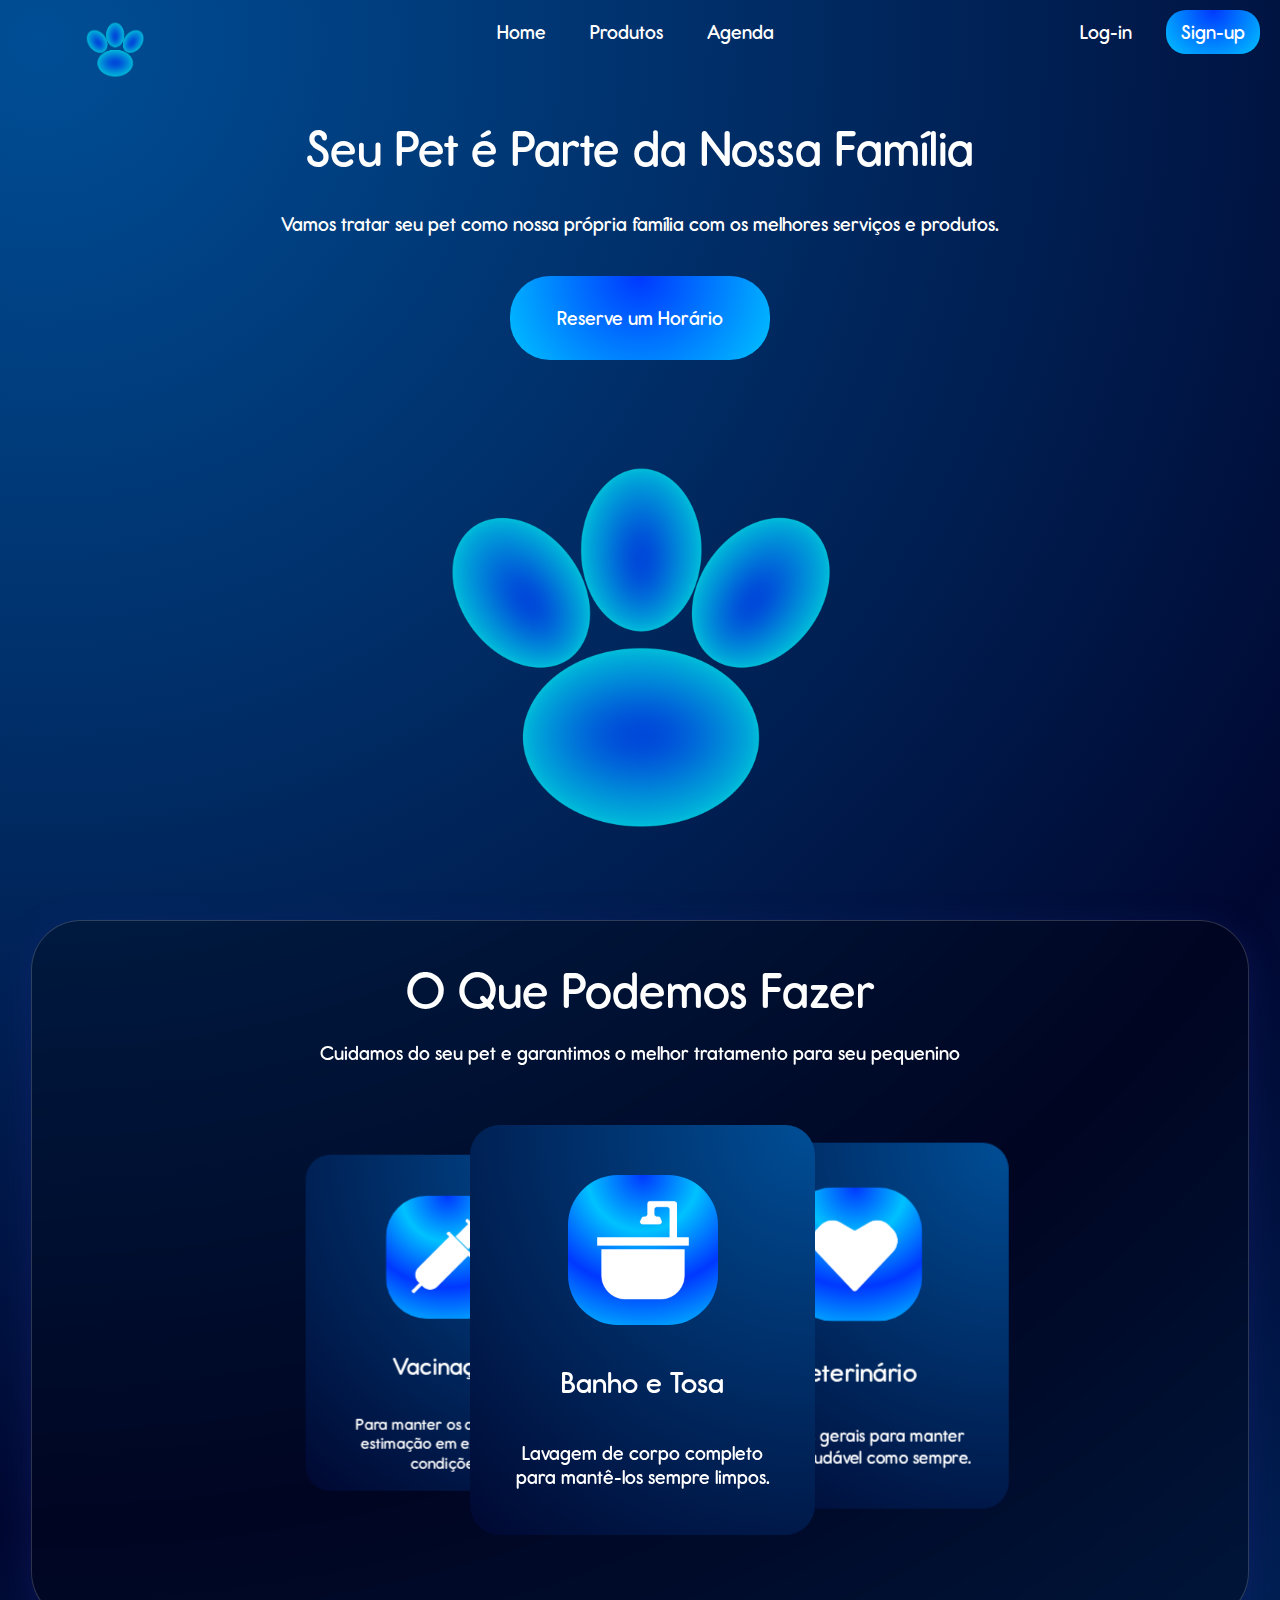
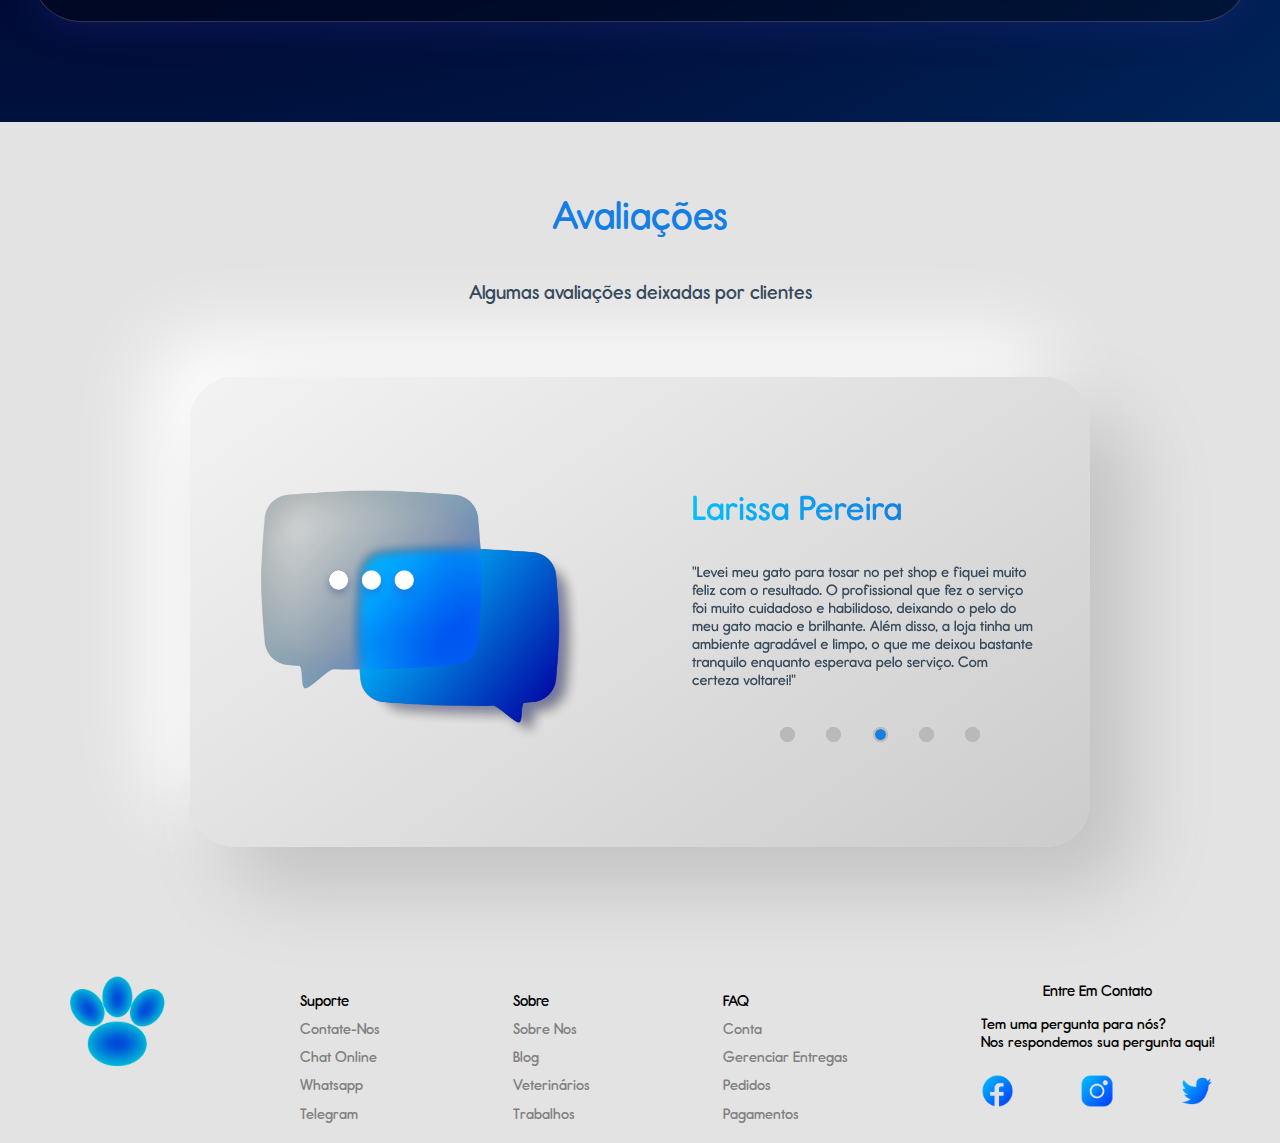
<file: mundo_pet/Main/index.html>
<!DOCTYPE html>
<html lang="en">
<head>
    <meta charset="UTF-8">
    <meta http-equiv="X-UA-Compatible" content="IE=edge">
    <meta name="viewport" content="width=device-width, initial-scale=1.0">
    <link rel="shortcut icon" href="Imagens/logo.ico" type="image/x-icon">
    <title>Mundo Pet</title>
    <link rel="stylesheet" href="style.css">
    <script src=""></script>
</head>
<body>
    <header>
        <div id="nav-left">
            <a href=""><img src="Imagens/logo.png" alt="logo"></a>
        </div>
        <div id="nav-middle">
            <a href="">Home</a>
            <a href="../Produtos/produtos.html">Produtos</a>
            <a href="">Agenda</a>
        </div>
        <div id="nav-right">
            <a href="">Log-in</a>
            <a href="">Sign-up</a>
        </div>
    </header>
    <main>
        <section id="first">
            <div>
                <h1>Seu Pet é Parte da Nossa Família</h1>
                <p>Vamos tratar seu pet como nossa própria família com os melhores serviços e produtos.</p>
                <a href="">Reserve um Horário</a>
            </div>
            <div>
                <img src="Imagens/logo.png" alt="">
            </div>
        </section>
        <section id="second">
            <h2>O Que Podemos Fazer</h2>
            <p>Cuidamos do seu pet e garantimos o melhor tratamento para seu pequenino</p>
            <div class="container">
                <input type="radio" name="slider" class="d-none" id="s1" checked>
                <input type="radio" name="slider" class="d-none" id="s2">
                <input type="radio" name="slider" class="d-none" id="s3">
                <input type="radio" name="slider" class="d-none" id="s4">
            
                <div class="cards">
                  <label for="s1" id="slide1">
                    <div class="card">
                      <div class="image">
                        <img src="Imagens/banheira.png" alt="">
                      </div>
                      <div class="infos">
                        <h3>Banho e Tosa</h3>
                        <p>Lavagem de corpo completo para mantê-los sempre limpos.</p>
                      </div>
                    </div>
                  </label>
            
                  <label for="s2" id="slide2">
                    <div class="card">
                      <div class="image">
                        <img src="Imagens/coracao.png" alt="">
                      </div>
                      <div class="infos">
                        <h3>Veterinário</h3>
                        <p>Cuidados gerais para manter seu pet saudável como sempre.</p>
                      </div>
                    </div>
                  </label>
            
                  <label for="s3" id="slide3">
                    <div class="card">
                      <div class="image">
                        <img src="Imagens/dente.png" alt="">
                      </div>
                      <div class="infos">
                        <h3>Limpeza Dentária</h3>
                        <p>Controle contínuo para o cuidado das gengivas.</p>
                      </div>
                    </div>
                  </label>
            
                  <label for="s4" id="slide4">
                    <div class="card">
                      <div class="image">
                        <img src="Imagens/seringa.png" alt="">
                      </div>
                      <div class="infos">
                        <h3>Vacinação</h3>
                        <p>Para manter os animais de estimação em excelentes condições.</p>
                      </div>
                    </div>
                  </label>
                </div>
              </div>
        </section>
        <section id="third">
          <h2>Avaliações</h2>
          <p>Algumas avaliações deixadas por clientes</p>
          <div id="avl">
            <div id="avl-img">
              <img src="Imagens/chat.png" alt="">
            </div>
            <div class="slider">
              <input name='slide' type="radio" id="radio1">
              <input name='slide' type="radio" id="radio2">
              <input name='slide' type="radio" id="radio3" checked>
              <input name='slide' type="radio" id="radio4">
              <input name="slide" type="radio" id="radio5">
              <div class="slider-content">
                  <div class="slider-item">
                      <img src="Imagens/avl-1.png" alt="">
                  </div>
                  <div class="slider-item">
                      <img src="Imagens/avl-2.png" alt="">
                  </div>
                  <div class="slider-item">
                      <img src="Imagens/avl-3.png" alt="">
                  </div>
                  <div class="slider-item">
                      <img src="Imagens/avl-4.png" alt="">
                  </div>
                  <div class="slider-item">
                      <img src="Imagens/avl-5.png" alt="">
                  </div>
              </div>
              <div class="navigation-auto">
                  <div class="auto-btn1"></div>
                  <div class="auto-btn2"></div>
                  <div class="auto-btn3"></div>
                  <div class="auto-btn4"></div>
                  <div class="auto-btn5"></div>
              </div>
              <div class="manual-navigation">
                  <label for="radio1" class="manual-btn"></label>
                  <label for="radio2" class="manual-btn"></label>
                  <label for="radio3" class="manual-btn"></label>
                  <label for="radio4" class="manual-btn"></label>
                  <label for="radio5" class="manual-btn"></label>
              </div>
            </div>
        </section>
    </main>
    <footer>
      <div>
        <img src="Imagens/logo.png" alt="logo.png" id="footLogo">
    </div>
    <div>
        <ul class="footUl">
            <li class="footMain">Suporte</li>
            <li><a href="" class="defautLi">Contate-Nos</a></li>
            <li><a href="" class="defautLi">Chat Online</a></li>
            <li><a href="" class="defautLi">Whatsapp</a></li>
            <li><a href="" class="defautLi">Telegram</a></li>
        </ul>
    </div>
    <div>
        <ul class="footUl">
            <li class="footMain">Sobre</li>
            <li><a href="" class="defautLi">Sobre Nos</a></li>
            <li><a href="" class="defautLi">Blog</a></li>
            <li><a href="" class="defautLi">Veterinários</a></li>
            <li><a href="" class="defautLi">Trabalhos</a></li>
        </ul>
    </div>
    <div>
        <ul class="footUl">
            <li class="footMain">FAQ</li>
            <li><a href="" class="defautLi">Conta</a></li>
            <li><a href="" class="defautLi">Gerenciar Entregas</a></li>
            <li><a href="" class="defautLi">Pedidos</a></li>
            <li><a href="" class="defautLi">Pagamentos</a></li>
        </ul>
    </div>
    <div>
        <h1 class="footMain">Entre Em Contato</h1>
        <p>Tem uma pergunta para nós?<br>Nos respondemos sua pergunta aqui!</p>
        <div id="footImg">
            <div>
                <a href=""><img src="Imagens/facebook.png" alt="Facebook" class="footImgGray"></a>
            </div>
            <div>
                <a href=""><img src="Imagens/instagram.png" alt="Instagram" id="footImgOrange"></a>
            </div>
            <div>
                <a href=""><img src="Imagens/twitter.png" alt="Twitter"class="footImgGray"></a>
            </div>
        </div>
    </div>
    </footer>
</body>
</html>
</file>
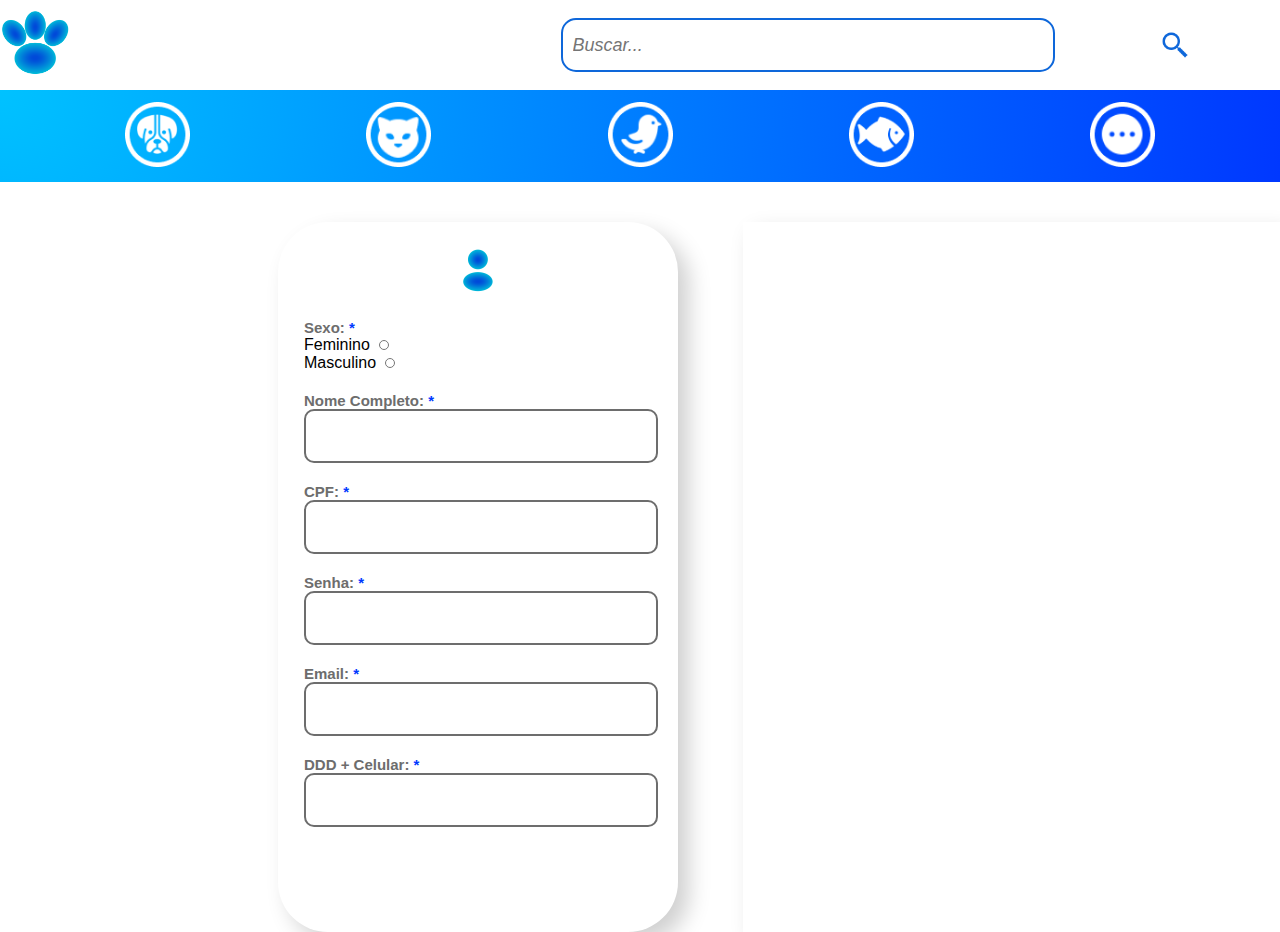
<file: mundo_pet/Login/client.html>
<!--
    <?php
    session_start();
    include_once('config.php');
    if((!isset($_SESSION['email']) == true) and (!isset($_SESSION['senha']) == true))
    {
        unset($_SESSION['email']);
        unset($_SESSION['senha']);
        header('Location: sing-in.php');
    }
    $logado = $_SESSION['email'];

    $sql = "SELECT * FROM tb_client ORDER BY id_cliente DESC";

    $result = $conexao->query($sql);

    $cliente_id = $_SESSION["email"];
    $cliente_nome = $_SESSION["cliente_nome"];
?>
-->
<!DOCTYPE html>
<html lang="en">
<head>
    <meta charset="UTF-8">
    <meta name="viewport" content="width=device-width, initial-scale=1.0">
    <title>Document</title>
    <link rel="stylesheet" href="client.css">
</head>
<body>
<header>
        <section id="top">
            <div id="Logo">
                <a href="../Main/index.html">
                    <img src="Imagens/logo.png" alt="Logo">
                </a>
            </div>
            <div id="Busca">
                <input type="text" id="txtBusca" placeholder="Buscar..."/>
                <button type="submit">
                    <img src="Imagens/search.png" id="btnBusca" alt="Buscar"/>
                </button>
            </div>
            <div id="Login">
                <a href="../Login/sing-up.html">
                    <img src="Imagens/profile.png" alt="profile">
                </a>
            </div>
        </section>
        <section id="bottom">
            <div id="bottom-box">
                <div class="dropdown">
                    <a href="" class="dropbtn">
                        <img src="Imagens/dog.png" alt="">
                    </a>
                    <div class="dropdown-content">
                        <a href="#">Ração</a>
                        <a href="#">Petiscos e Ossos</a>
                        <a href="#">Tapetes, Fraldas e Banheiros</a>
                        <a href="#">Farmácia</a>
                        <a href="#">Brinquedos</a>
                        <a href="#">Coleiras, Guias e Peitorais</a>
                        <a href="#">Beleza e Limpeza</a>
                        <a href="#">Camas e Cobertores</a>
                        <a href="#">Casas e Tocas</a>
                        <a href="#">Acessórios de Alimentação</a>
                        <a href="#">Acessórios de Transporte</a>
                        <a href="#">Roupas</a>
                    </div>
                </div>
                <div class="dropdown">
                    <a href="" class="dropbtn">
                        <img src="Imagens/cat.png" alt="">
                    </a>
                    <div class="dropdown-content">
                      <a href="#">Ração</a>
                      <a href="#">Petiscos</a>
                      <a href="#">Areias e Banheiros</a>
                      <a href="#">Farmácia</a>
                      <a href="#">Arranhadores e Brinquedos</a>
                      <a href="#">Beleza e Limpeza</a>
                      <a href="#">Coleiras e Peitorais</a>
                      <a href="#">Acessórios de Alimentação</a>
                      <a href="#">Acessórios de Transporte</a>
                      <a href="#">Camas, Almofadas e Tocas</a>
                      <a href="#">Roupas</a>
                    </div>
                </div>
                <div class="dropdown">
                    <a href="" class="dropbtn">
                        <img src="Imagens/bird.png" alt="">
                    </a>
                    <div class="dropdown-content">
                        <a href="#">Alimentação</a>
                        <a href="#">Gaiolas e Viveiros</a>
                        <a href="#">Brinquedos e Poleiros</a>
                        <a href="#">Acessórios</a>
                        <a href="#">Farmácia</a>
                    </div>
                </div>
                <div class="dropdown">
                    <a href="" class="dropbtn">
                        <img src="Imagens/fish.png" alt="">
                    </a>
                    <div class="dropdown-content">
                      <a href="#">Alimentação</a>
                      <a href="#">Equipamentos e Acessórios</a>
                      <a href="#">Aquários e Beteiras</a>
                      <a href="#">Tratamento de Água</a>
                      <a href="#">Decoração</a>
                      <a href="#">Farmácia</a>
                    </div>
                </div>
                <div class="dropdown">
                    <a href="" class="dropbtn">
                        <img src="Imagens/other.png" alt="">
                    </a>
                    <div class="dropdown-content">
                      <a href="#">Coelhos</a>
                      <a href="#">Hamster</a>
                      <a href="#">Porquinho da Índia</a>
                      <a href="#">Chinchilas</a>
                      <a href="#">Furão</a>
                      <a href="#">Tartarugas</a>
                      <a href="#">Lagartos</a>
                    </div>
                </div>
            </div>
        </section>
    </header>
    <main>
        <section id="client">
            <div>
                <img src="Imagens/profile.png" alt="">
                </h1>
            </div>
            <div>
                <form action="" method="get">
                    <h2>Sexo: <span>*</span></h2>
                    <label for="sexo1">Feminino
                        <input id="sexo1" type="radio" name="feminino" value="feminino"/>
                    </label>

                    <label for="sexo2">Masculino
                        <input type="radio" id="sexo2" name="masculino" value="masculino" />
                    </label>

                    <h2>Nome Completo: <span>*</span></h2>
                    <input type="text" name="" id="">
                    </input>

                    <h2>CPF: <span>*</span></h2>
                    <input type="text" name="" id="">

                    <h2>Senha: <span>*</span></h2>
                    <input type="text" name="" id="">

                    <h2>Email: <span>*</span></h2>
                    <input type="text" name="" id="">
                    
                    <h2>DDD + Celular: <span>*</span></h2>
                    <input type="text" name="" id="">
                </form>
            </div>
        </section>
        <section id="function">
            
        </section>
    </main>
</body>
</html>
</file>
<file: mundo_pet/Main/style.css>
@font-face {
    font-family: 'Report';
    src: url(Fontes/report-semi-bold-maisfontes.ded2/report-semi-bold.otf);
}

* {
    font-family: 'Report';
}

body::-webkit-scrollbar{
    display: none;
}

body{
    background: radial-gradient(circle at 40px 40px, #004E96, #000831, #004E96);
    padding: 0;
    margin: 0;
}

header{
    display: flex;
    justify-content: space-between;
    padding: 0 20px;
    margin: 0;
    margin-top: 20px;
}

header img{
    width:60px;
    margin: 0 45px;
}

header a{
    font-size: 20px;
    color: white;
    text-decoration: none;
    padding: 0 20px;
    text-align: center;
    vertical-align: middle;
}

header a:hover{
    color: #00C2FF;
}

#nav-right a:last-child{
    padding: 10px 15px;
    margin-left: 10px;
    border-radius: 20px;
    text-decoration: none;
    color: white;
    background: radial-gradient(circle at top, #0038FF, #00C2FF);
}

#nav-right a:last-child:hover{
    background: none;
    border: 2px solid #00C2FF;
}

h1, h2, h3{
    text-align: center;
    color: white;
}

h1{
    font-size: 50px;
}

#first div{
    display: flex;
    flex-direction: column;
}

#first a{
    width: 200px;
    margin: auto;
    padding: 30px;
    margin-top: 40px;
    font-size: 20px;
    border-radius: 40px;
    text-align: center;
    text-decoration: none;
    color: white;
    background: radial-gradient(circle at top, #0038FF, #00C2FF);
}

#first a:hover{
    background: none;
    border: 2px solid #00C2FF;
}

#first img{
    display: flex;
    margin: auto;
    margin-top: 40px;
    width: 400px;
    padding: 50px;
    background-size: 100%;
}

#first p{
    color: white;
    margin: auto;
    font-size: 20px;
    text-align: center;
}

#second{
    margin: auto;
    margin-top: 20px;
    width: 95%;
    height: 700px;
    background: rgba( 0, 0, 0, 0.3 );
    box-shadow: 0 8px 32px 0 rgba( 31, 38, 135, 0.37 );
    backdrop-filter: blur( 6px );
    -webkit-backdrop-filter: blur( 6px );
    border-radius: 10px;
    border: 1px solid rgba( 255, 255, 255, 0.18 );
    border: 1px solid rgba( 255, 255, 255, 0.18 );
    box-shadow: 0 8px 32px 0 rgba( 31, 38, 135, 0.37 );
    border-radius: 50px;
}

#second li{
    display: block;
    list-style-type: none;
    height: 400px;
}

#second li:nth-child(odd){
    clear: both;
    float: left;
    width: 50%;
}

#second h2, #second h3, #second p{
    color: white;
    margin: auto;
    text-align: center;
}

#second h2{
    width: 500px;
    font-size: 50px;
    padding: 40px 0 0 0;
}

#second h3{
    font-size: 30px;
    padding: 20px 0;
}

#second p{
    font-size: 20px;
    padding: 20px 0 0 0;
}

#second img{
    width: 100px;
    height: 100px;
    background: radial-gradient(circle at top, #0038FF, #00C2FF, #0038FF, #00C2FF);
    padding: 25px;
    margin: auto;
    border-radius: 50px;
}

input {

    display: none;
}

.container {
    padding: 60px 0 0 0;
    width: 100%;
    height: 350px;
    margin: auto;
    display: flex;
    transform-style: preserve-3d;
    justify-content: center;
    align-items: center;
    flex-direction: column;
}

.cards {
    position: relative;
    height: 500px;
    width: 340px;
    margin-bottom: 20px;
    perspective: 1000px;
    transform-style: preserve-3d;
}

.cards label {
    position: absolute;
    left: 0;
    right: 0;
    margin: auto;
    cursor: pointer;
    transition: transform 0.55s ease;
}

.cards .card{
    position: relative;
    height: 350px;
    width: 275px;
    background: radial-gradient(circle at top right, #004E96, #000831);
    border-radius: 30px;
    padding: 30px 35px;
}

.card .image{
    display: flex;
    justify-content: space-between;
    padding: 20px;
}

.dots div{
    width: 10px;
    height: 10px;
    border-radius: 50%;
    margin-bottom: 10px;
}

.dots div:nth-child(1){
    background-color: var(--current-color1);
}

#s1:checked~.cards #slide4,
#s3:checked~.cards #slide1,
#s4:checked~.cards #slide2,
#s5:checked~.cards #slide3 {
    transform: translate3d(-70%, 0, -220px);
    --current-color1: #404457;
}

#s2:checked~.cards #slide1,
#s3:checked~.cards #slide2,
#s4:checked~.cards #slide3,
#s5:checked~.cards #slide4 {
    transform: translate3d(-70%, 0, -120px);
    --current-color1: #404457;
}

#s1:checked~.cards #slide1,
#s2:checked~.cards #slide2,
#s3:checked~.cards #slide3,
#s4:checked~.cards #slide4 {
    transform: translate3d(0, 0, 0);
    --current-color1: #ECEAED;
}

#s1:checked~.cards #slide2,
#s2:checked~.cards #slide3,
#s3:checked~.cards #slide4,
#s5:checked~.cards #slide1 {
    transform: translate3d(70%, 0, -120px);
    --current-color1: #404457;
}

#s1:checked~.cards #slide3,
#s2:checked~.cards #slide4,
#s4:checked~.cards #slide1,
#s5:checked~.cards #slide2 {
    transform: translate3d(70%, 0, -220px);
    --current-color1: #404457;
}

#third{
    margin-top: 100px;
    width: 100%;
    height: 850px;
    background: #E3E3E3;
}

#third h2, #third p{
    margin: auto;
    text-align: center;
}

#third h2{
    padding-top: 70px;
    width: 177px;
    height: 48px;
    font-family: 'Report';
    font-style: normal;
    font-weight: 600;
    font-size: 40px;
    line-height: 48px;
    color: #157EE4;
}

#third p{
    padding-top: 40px;
    font-size: 20px;
    color: #364A5B;
}

#avl{
    display: flex;
    margin: auto;
    margin-top: 73px;
    width: 900px;
    height: 470px;
    background: linear-gradient(145deg, #f3f3f3, #cccccc);
    box-shadow:  40px 40px 80px #c1c1c1, -40px -40px 80px #ffffff;
    border-radius: 45px;
}

#avl-img, .slider{
    width: 50%;
}

#avl-img{
    display: flex;
    justify-content: center;
    text-align: center;
    margin: auto;
}

#avl-img img{
    width: 350px;
    height: 350px;
    
}

.slider{
    overflow: hidden;
    justify-content: center;
    text-align: center;
    margin: 0 auto;
}

.slider input{
    display: none;
}

.slider > .slider-content{
    display: flex;
    flex-wrap: nowrap;
    width: 100%;
    transition: all 500ms ease;

}

.slider-i:not(:last-child){
    margin-right: 100px;
}

.slider > .slider-content > .slider-item {
    flex: 0 0 auto;
    width: 450px;
    overflow: hidden;
}

.slider-item img{
    display: flex;
    justify-content: center;
    text-align: center;
    margin: auto;
    margin-top: 100px;
}

.manual-navigation{
    position: absolute;
    width: 200px;
    margin-top: 20px;
    display: flex;
    justify-content: center;
    justify-content: space-between;
    margin: auto;
    margin-left: 140px;
}

.manual-btn{
    border: 2px solid #b9b9b9;
    width: 1px;
    height: 1px;
    margin-top: 20px;
    padding: 5px;
    border-radius: 10px;
    cursor: pointer;
}

.navigation-auto div{
    border: 2px solid #b9b9b9;
    background: #b9b9b9;
    margin-top: 20px;
    width: 1px;
    height: 1px;
    padding: 5px;
    border-radius: 10px;
    cursor: pointer;
}

.navigation-auto{
    position: absolute;
    width: 200px;
    display: flex;
    justify-content: center;
    justify-content: space-between;
    margin-left: 140px;
}

#radio1:checked ~ .navigation-auto .auto-btn1{
    background-color: #157EE4;
}

#radio2:checked ~ .navigation-auto .auto-btn2{
    background-color: #157EE4;
}

#radio3:checked ~ .navigation-auto .auto-btn3{
    background-color: #157EE4;
}

#radio4:checked ~ .navigation-auto .auto-btn4{
    background-color: #157EE4;
}   

#radio5:checked ~ .navigation-auto .auto-btn5{
    background-color: #157EE4;
}

.slider > input:nth-child(1):checked ~ .slider-content{
    transform: translateX(0%);
}

.slider > input:nth-child(2):checked ~ .slider-content{
    transform: translateX(-100%);
}
.slider > input:nth-child(3):checked ~ .slider-content{
    transform: translateX(-200%);
}

.slider > input:nth-child(4):checked ~ .slider-content{
    transform: translateX(-300%);
}

.slider > input:nth-child(5):checked ~ .slider-content{
    transform: translateX(-400%);
}

footer {
    font-family: 'Report';
    background: #E3E3E3;
    color: var(--color-black1);
    flex-direction: row;
    justify-content: space-around;
    font-size: 15px;
    display: flex;
    margin: auto;
}

#footLogo {
    width: 100px;
}

.footUl {
    list-style-type: none;
    padding: 0;
    line-height: 2.2vw;
}

.footMain {
    color: black;
    text-decoration: none;
    font-size: 1.2vw;
}

.defautLi {
    color: gray;
    margin: 0;
    text-decoration: none;
}

.defautLi:hover {
    color: #157EE4;
    animation-delay: 1s;
}

#footImg {
    display: flex;
    justify-content: space-between;
    margin-top: 1.8vw;
}

.footImgGray {
    width: 2.6vw;
}

#footImgOrange {
    width: 2.6vw;
}
</file>
<file: mundo_pet/Login/client.css>
body{
  margin: 0;
  padding: 0;
}

:root {
  --white: #fff;
  --red: #e74c3c;
  --black: #000;
  --img-color: #ededed;
  --overlay: rgba(0, 0, 0, 0.75);
}

* {
  padding: 0;
  margin: 0;
  font-family: Arial, Helvetica, sans-serif;
}

#top {
  height: 90px;
  width: 1615px;
  display: flex;
  margin: auto;
  justify-content: space-between;
}

#Logo, #Busca, #Login{
  display: flex;
  align-items: center;
}

#Logo{
  width: 250px;
}

#Logo img {
  width: 70px;
  background: none;
}

#Busca input{
  border: solid 2px #0E67DA;
  border-radius: 15px;
  width: 470px;
  height: 30px;
  padding: 10px;
}

#Busca button{
  position: absolute;
  width: 30px;
  height: 30px;
  left: 1160px;
  cursor: pointer;
  border: none;
  background: none;
}

#Busca button:hover{
  background: none;
}

#Busca img{
  width: 30px;
}

#txtBusca{
  float: left;
  background-color: transparent;
  padding-left: 5px;
  font-style: italic;
  font-size: 18px;
  border: none;
  height: 32px;
  width: 260px;
}

#Login {
  color: #157EE4;
  font-size: 20px;
  width: 250px;
}

#Login img{
  width: 70px;
}

#bottom {
  height: 92px;
  background: radial-gradient(circle at top left, #00C2FF, #0038FF);
  display: flex;
}

#bottom-box{
  width: 1030px;
  margin: auto;
  display: flex;
  justify-content: space-between;
}

#bottom a {
  margin: auto;   
}

#bottom img {
  width: 65px;
  height: 65px;
  background: none;
}


.dropdown-content {
  display: none;
  position: absolute;
  background-color: white;
  width: 240px;
  box-shadow: 0px 8px 16px 0px rgba(0,0,0,0.2);
  z-index: 1;
  border: 2px solid #0E67DA;
  border-radius: 20px;
  margin-left: -90px;
}

.dropdown-content a {
    color: #0E67DA;
    padding: 12px;
    margin: 0;
    margin: auto;
    text-decoration: none;
    display: block;
}

.dropdown-content a:hover{
    background: #d9d9d9;
    border-radius: 20px;
}
  
.dropdown:hover .dropdown-content {
    display: block;
}

main{
  display: flex;
  margin-top: 40px;
  
}

#client{
  width: 400px;
  height: 710px;
  border-radius: 50px;
  box-shadow: 11px 11px 22px #d0d0d0;
  margin: 0px 65px 0 278px;
  
}

#client div{
  margin: 26px;
}

#client div img{
  width: 50px;
  margin: auto;
  display: flex;
  justify-content: center;
}

#client div h1{
  font-size: 30px;
  color: #6d6d6d;
  margin: auto;
  text-align: center;
  margin-top: 20px;
}

#client div h2{
  font-size: 15px;
  color: #6d6d6d;
  margin-top: 20px;
}

#client div h2:first-child{
  margin: 0;
}

#client div span{
  color: #0139FF;
}

#client div form{
  display: flex;
  flex-direction: column;
}

#client div form input{
  width: 310px;
  height: 10px;
  border: 2px solid #6d6d6d;
  border-radius: 10px;
  padding: 20px;
}

#client div form label input{
  width: 20px;
  padding: 0px;
}

#function{
  width: 900px;
  height: 710px;
  box-shadow: 11px 11px 22px #d0d0d0;
}
</file>
